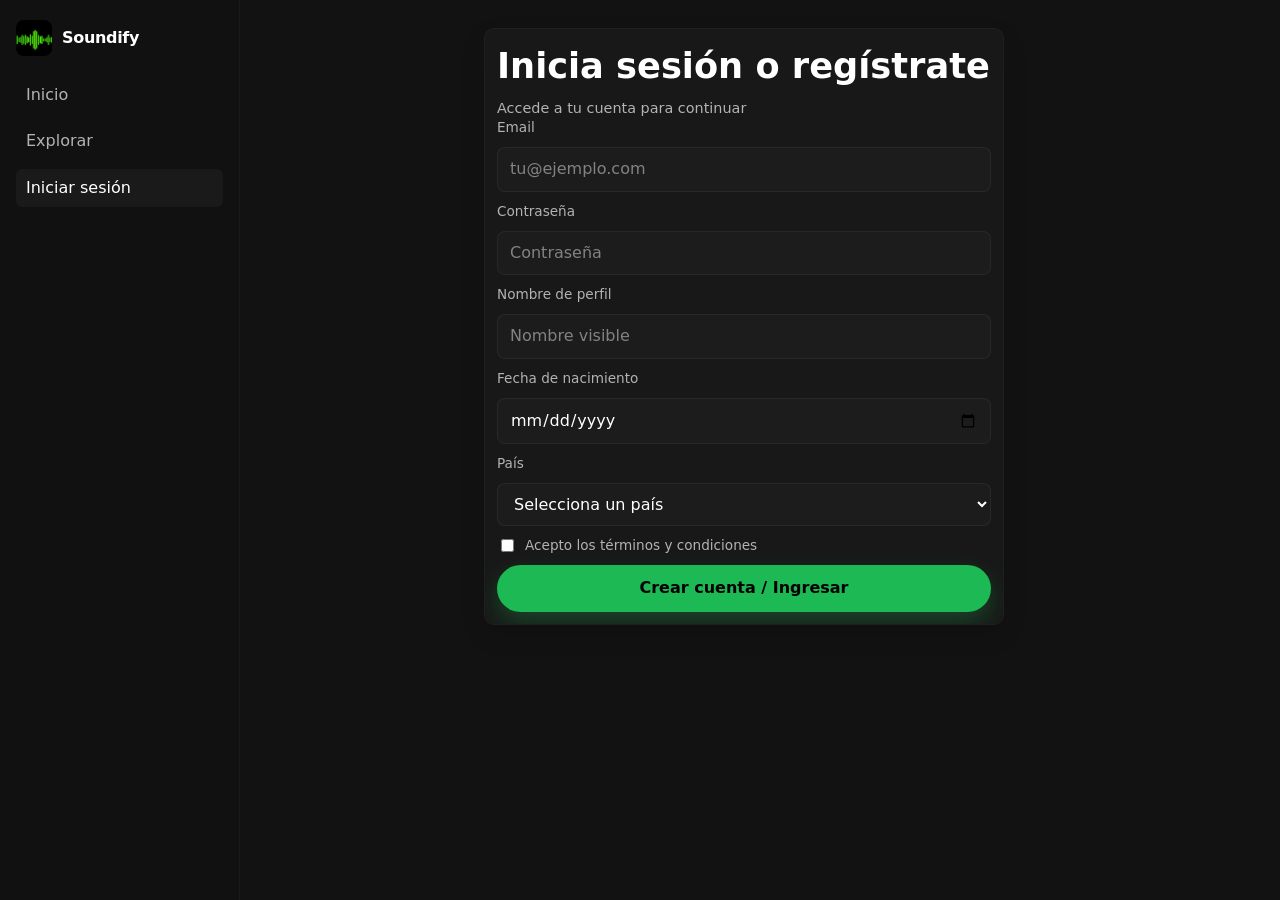
<file: contacto.html>
<!doctype html>
<html lang="es">
 <head>
  <meta charset="utf-8" />
  <meta name="viewport" content="width=device-width, initial-scale=1" />
  <title>Clon Spotify — Iniciar sesión / Registro</title>
  <link rel="stylesheet" href="css/styles.css" />
  <meta
   name="description"
   content="Iniciar sesión o registrarse en Clon Spotify"
  />
 </head>
 <body>
  <nav class="nav">
   <a class="brand" href="./index.html" aria-label="Inicio">
    <img
     src="img/logo.png"
     alt="Soundify logo"
     class="brand-logo"
     width="36"
     height="36"
    />
    <span class="brand-text">Soundify</span>
   </a>
   <ul class="nav-links">
    <li><a href="./index.html">Inicio</a></li>
    <li><a href="./explorar.html">Explorar</a></li>
    <li><a href="./contacto.html" class="active">Iniciar sesión</a></li>
   </ul>
  </nav>

  <main class="container auth">
   <section class="auth-card card">
    <h1>Inicia sesión o regístrate</h1>
    <p class="muted">Accede a tu cuenta para continuar</p>

    <form action="#" method="post" class="auth-form">
     <label for="email">Email</label>
     <input
      id="email"
      name="email"
      type="email"
      required
      placeholder="tu@ejemplo.com"
     />

     <label for="password">Contraseña</label>
     <input
      id="password"
      name="password"
      type="password"
      required
      placeholder="Contraseña"
     />

     <label for="display">Nombre de perfil</label>
     <input
      id="display"
      name="display"
      type="text"
      required
      placeholder="Nombre visible"
     />

     <label for="birth">Fecha de nacimiento</label>
     <input id="birth" name="birth" type="date" required />

     <label for="country">País</label>
     <select id="country" name="country" required>
      <option value="">Selecciona un país</option>
      <option>Argentina</option>
      <option>Chile</option>
      <option>Colombia</option>
      <option>España</option>
      <option>Mexico</option>
     </select>

     <label class="checkbox"
      ><input type="checkbox" required /> Acepto los términos y
      condiciones</label
     >

     <button type="submit" class="btn-primary">Crear cuenta / Ingresar</button>
    </form>
   </section>
  </main>

  <nav class="nav-mobile">
   <a href="./index.html">Inicio</a>
   <a href="./explorar.html">Explorar</a>
   <a href="./contacto.html" class="active">Cuenta</a>
  </nav>
 </body>
</html>
</file>
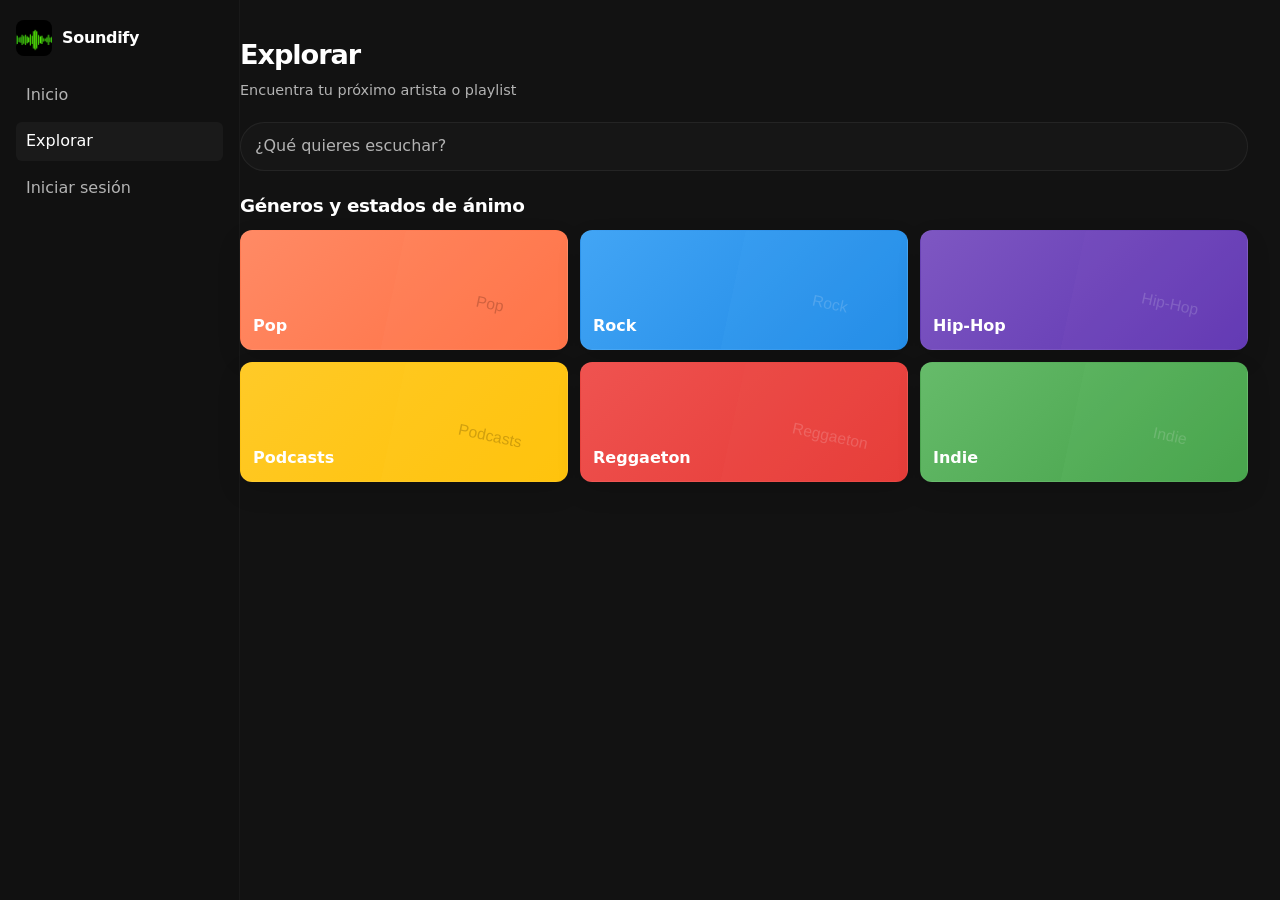
<file: explorar.html>
<!doctype html>
<html lang="es">
 <head>
  <meta charset="utf-8" />
  <meta name="viewport" content="width=device-width, initial-scale=1" />
  <title>Clon Spotify — Explorar</title>
  <link rel="stylesheet" href="css/styles.css" />
  <meta name="description" content="Explorar géneros y buscar música" />
 </head>
 <body>
  <nav class="nav">
   <a class="brand" href="./index.html" aria-label="Inicio">
    <img
     src="img/logo.png"
     alt="Soundify logo"
     class="brand-logo"
     width="36"
     height="36"
    />
    <span class="brand-text">Soundify</span>
   </a>
   <ul class="nav-links">
    <li><a href="./index.html">Inicio</a></li>
    <li><a href="./explorar.html" class="active">Explorar</a></li>
    <li><a href="./contacto.html">Iniciar sesión</a></li>
   </ul>
  </nav>

  <main class="container">
   <header class="hero">
    <h1>Explorar</h1>
    <p class="muted">Encuentra tu próximo artista o playlist</p>
   </header>

   <section class="section search-section">
    <label for="search" class="visually-hidden">Buscar</label>
    <input
     id="search"
     type="search"
     placeholder="¿Qué quieres escuchar?"
     aria-label="Buscar"
    />
   </section>

   <section class="section genres">
    <h2>Géneros y estados de ánimo</h2>
    <div class="grid genres-grid">
     <article
      class="genre card"
      style="background: linear-gradient(135deg, #ff8a65, #ff7043)"
     >
      <img src="img/genre1.svg" alt="Pop" />
      <h3>Pop</h3>
     </article>
     <article
      class="genre card"
      style="background: linear-gradient(135deg, #42a5f5, #1e88e5)"
     >
      <img src="img/genre2.svg" alt="Rock" />
      <h3>Rock</h3>
     </article>
     <article
      class="genre card"
      style="background: linear-gradient(135deg, #7e57c2, #5e35b1)"
     >
      <img src="img/genre3.svg" alt="Hip-Hop" />
      <h3>Hip-Hop</h3>
     </article>
     <article
      class="genre card"
      style="background: linear-gradient(135deg, #ffca28, #ffc107)"
     >
      <img src="img/genre4.svg" alt="Podcasts" />
      <h3>Podcasts</h3>
     </article>
     <article
      class="genre card"
      style="background: linear-gradient(135deg, #ef5350, #e53935)"
     >
      <img src="img/genre5.svg" alt="Reggaeton" />
      <h3>Reggaeton</h3>
     </article>
     <article
      class="genre card"
      style="background: linear-gradient(135deg, #66bb6a, #43a047)"
     >
      <img src="img/genre6.svg" alt="Indie" />
      <h3>Indie</h3>
     </article>
    </div>
   </section>
  </main>

  <nav class="nav-mobile">
   <a href="./index.html">Inicio</a>
   <a href="./explorar.html" class="active">Explorar</a>
   <a href="./contacto.html">Cuenta</a>
  </nav>
 </body>
</html>
</file>
<file: css/styles.css>
/* styles.css - Mobile-first, semántico y responsive para clon de Spotify */
:root {
  --bg: #121212;
  --card: #181818;
  --card-hover: #282828;
  --accent: #1db954;
  --text: #ffffff;
  --muted: #b3b3b3;
  --radius: 12px;
  --gap: 16px;
  --shadow: rgba(0, 0, 0, 0.4);
  font-family: 'Circular', system-ui, -apple-system, BlinkMacSystemFont, 'Segoe UI', sans-serif;
}

* { box-sizing: border-box; }

html, body { height: 100%; }

body {
  margin: 0;
  background: var(--bg);
  color: var(--text);
  font-family: 'Circular', system-ui, -apple-system, BlinkMacSystemFont, 'Segoe UI', sans-serif;
  -webkit-font-smoothing: antialiased;
  -moz-osx-font-smoothing: grayscale;
  line-height: 1.4;
  min-height: 100vh;
}

a {
  color: inherit;
}

button, input, select {
  font: inherit;
}

img {
  max-width: 100%;
  display: block;
}

.container {
  padding: 20px 20px 120px;
}

.nav {
  display: flex;
  align-items: center;
  justify-content: space-between;
  padding: 12px 16px;
  background: transparent;
}

.brand {
  display: flex;
  align-items: center;
  gap: 10px;
  text-decoration: none;
  color: var(--text);
}

.brand-text {
  font-weight: 700;
  letter-spacing: -0.02em;
}

.brand-logo {
  width: 36px;
  height: 36px;
  object-fit: cover;
  border-radius: 8px;
}

.nav-links {
  display: none;
  list-style: none;
  padding: 0;
  margin: 0;
}

.nav-links li a {
  color: var(--muted);
  text-decoration: none;
  padding: 6px 8px;
  border-radius: 6px;
  transition: color 0.2s ease, background 0.2s ease;
}

.nav-links li a:hover,
.nav-links li a.active {
  color: var(--text);
  background: rgba(255, 255, 255, 0.04);
}

.hero { margin-top: 8px; }

.hero h1 {
  margin: 0 0 6px;
  font-size: 1.7rem;
  letter-spacing: -0.04em;
}

.muted {
  color: var(--muted);
  font-size: 0.9rem;
  margin: 0;
}

.section {
  margin-top: 22px;
}

.section h2 {
  margin: 0 0 12px;
  font-size: 1.15rem;
  letter-spacing: -0.02em;
}

.grid {
  display: grid;
  gap: 12px;
}

.albums,
.recs {
  grid-template-columns: repeat(2, minmax(0, 1fr));
}

.card {
  position: relative;
  background: var(--card);
  padding: 12px;
  border-radius: 10px;
  overflow: hidden;
  border: 1px solid rgba(255, 255, 255, 0.03);
  box-shadow: 0 10px 24px rgba(0, 0, 0, 0.12);
  transition: background 0.2s ease, transform 0.2s ease, box-shadow 0.2s ease;
}

.card:hover {
  background: var(--card-hover);
  box-shadow: 0 14px 28px rgba(0, 0, 0, 0.18);
}

.card img {
  width: 100%;
  height: auto;
  display: block;
  border-radius: 8px;
}

.card h3 {
  margin: 8px 0 0;
  font-size: 1rem;
}

.card .muted {
  margin-top: 4px;
}

.album img {
  height: 140px;
  object-fit: cover;
}

.rec {
  display: flex;
  align-items: center;
  gap: 12px;
}

.rec img {
  width: 72px;
  height: 72px;
  object-fit: cover;
  border-radius: 6px;
  flex-shrink: 0;
}

.card-info h3 {
  font-size: 0.95rem;
  margin: 0;
}

.card .play-btn {
  position: absolute;
  left: 50%;
  top: 50%;
  transform: translate(-50%, -50%) scale(0.9);
  background: var(--accent);
  color: #000;
  border: none;
  border-radius: 50%;
  width: 56px;
  height: 56px;
  display: flex;
  align-items: center;
  justify-content: center;
  font-size: 20px;
  opacity: 0;
  cursor: pointer;
  transition: opacity 0.18s ease, transform 0.18s ease, box-shadow 0.18s ease;
  box-shadow: 0 6px 18px rgba(0, 0, 0, 0.45);
}

.card:hover .play-btn,
.card:focus-within .play-btn {
  opacity: 1;
  transform: translate(-50%, -50%) scale(1);
}

.card.playing {
  box-shadow: 0 10px 30px rgba(0, 0, 0, 0.6);
  transform: translateY(-4px);
  border: 1px solid rgba(29, 185, 84, 0.25);
}

.card.playing .play-btn {
  background: #ffffff;
  color: #000;
}

.player {
  position: fixed;
  left: 0;
  right: 0;
  bottom: 56px;
  background: rgba(24, 24, 24, 0.96);
  border-top: 1px solid rgba(255, 255, 255, 0.04);
  display: flex;
  align-items: center;
  justify-content: space-between;
  padding: 8px 12px;
  gap: 12px;
  z-index: 40;
  transition: transform 0.18s ease, box-shadow 0.18s ease;
  box-shadow: 0 -6px 24px rgba(0, 0, 0, 0.2);
}

.player-left {
  display: flex;
  align-items: center;
  gap: 8px;
  min-width: 0;
  flex: 1;
}

.now-cover {
  width: 48px;
  height: 48px;
  object-fit: cover;
  border-radius: 6px;
  transition: transform 0.28s ease, opacity 0.28s ease;
}

.now-title {
  display: block;
  max-width: 140px;
  white-space: nowrap;
  overflow: hidden;
  text-overflow: ellipsis;
}

.now-artist {
  max-width: 140px;
  white-space: nowrap;
  overflow: hidden;
  text-overflow: ellipsis;
}

.player-center {
  display: flex;
  flex-direction: column;
  align-items: center;
  justify-content: center;
  gap: 8px;
  flex: 1.2;
}

.controls {
  display: flex;
  align-items: center;
  gap: 12px;
}

.icon {
  background: transparent;
  border: none;
  color: var(--text);
  font-size: 16px;
  cursor: pointer;
  padding: 6px;
  border-radius: 8px;
  transition: background 0.2s ease, transform 0.2s ease;
}

.icon:hover {
  background: rgba(255, 255, 255, 0.04);
}

.play {
  background: var(--accent);
  color: #000;
  border-radius: 50%;
  width: 36px;
  height: 36px;
  display: inline-flex;
  align-items: center;
  justify-content: center;
  font-size: 14px;
}

.controls .icon.active,
.controls .icon[aria-pressed='true'] {
  background: rgba(29, 185, 84, 0.14);
}

.progress,
.volume {
  width: 100%;
  accent-color: var(--accent);
}

.time-info {
  display: inline-flex;
  align-items: center;
  gap: 8px;
  color: var(--muted);
  font-size: 0.88rem;
}

.player-right {
  display: flex;
  align-items: center;
  justify-content: center;
  flex: 0.2;
}

.nav-mobile {
  position: fixed;
  left: 0;
  right: 0;
  bottom: 0;
  height: 56px;
  display: flex;
  align-items: center;
  justify-content: space-around;
  background: linear-gradient(180deg, rgba(0, 0, 0, 0.4), rgba(0, 0, 0, 0.62));
  backdrop-filter: blur(6px);
  z-index: 50;
}

.nav-mobile a {
  color: var(--muted);
  text-decoration: none;
  font-size: 0.92rem;
}

.nav-mobile a.active {
  color: var(--text);
}

.search-section input[type='search'] {
  width: 100%;
  padding: 12px 14px;
  border-radius: 999px;
  border: 1px solid rgba(255, 255, 255, 0.06);
  background: rgba(255, 255, 255, 0.02);
  color: var(--text);
}

.search-section input[type='search']::placeholder {
  color: var(--muted);
}

.genres-grid {
  grid-template-columns: repeat(2, minmax(0, 1fr));
}

.genre {
  position: relative;
  height: 120px;
  display: flex;
  align-items: flex-end;
  padding: 12px;
  color: #fff;
  border-radius: 12px;
  overflow: hidden;
  min-height: 120px;
}

.genre img {
  position: absolute;
  right: -20px;
  top: -20px;
  width: 60%;
  height: auto;
  opacity: 0.18;
  transform: rotate(12deg);
}

.genre h3 {
  position: relative;
  margin: 0;
  z-index: 1;
}

.auth {
  display: flex;
  align-items: center;
  justify-content: center;
  padding: 24px 12px 100px;
}

.auth-card {
  max-width: 520px;
  width: 100%;
  margin: 0 auto;
}

.auth-card h1 {
  margin: 0 0 8px;
  font-size: clamp(1.6rem, 3vw, 2.2rem);
}

.auth-form {
  display: grid;
  gap: 10px;
}

.auth-form label {
  font-size: 0.85rem;
  color: var(--muted);
}

.auth-form input,
.auth-form select {
  width: 100%;
  padding: 10px 12px;
  border-radius: 8px;
  border: 1px solid rgba(255, 255, 255, 0.05);
  background: rgba(255, 255, 255, 0.02);
  color: var(--text);
}

.auth-form input::placeholder {
  color: rgba(255, 255, 255, 0.45);
}

.checkbox {
  display: flex;
  align-items: center;
  gap: 8px;
  color: var(--muted);
}

.checkbox input {
  width: auto;
}

.btn-primary {
  background: var(--accent);
  color: #000;
  padding: 12px 16px;
  border: none;
  border-radius: 999px;
  font-weight: 700;
  cursor: pointer;
  box-shadow: 0 10px 24px rgba(29, 185, 84, 0.28);
  transition: transform 0.15s ease, filter 0.15s ease;
}

.btn-primary:hover {
  filter: brightness(1.05);
  transform: translateY(-1px);
}

.visually-hidden {
  position: absolute !important;
  width: 1px;
  height: 1px;
  padding: 0;
  margin: -1px;
  overflow: hidden;
  clip: rect(0, 0, 0, 0);
  white-space: nowrap;
  border: 0;
}

a:focus,
button:focus,
input:focus,
select:focus {
  outline: 2px solid rgba(29, 185, 84, 0.3);
  outline-offset: 2px;
}

@media (min-width: 768px) {
  .container {
    padding: 28px 32px 120px 240px;
  }

  .nav {
    position: fixed;
    left: 0;
    top: 0;
    bottom: 0;
    width: 240px;
    flex-direction: column;
    align-items: flex-start;
    justify-content: flex-start;
    padding: 20px 16px;
    background: rgba(18, 18, 18, 0.9);
    border-right: 1px solid rgba(255, 255, 255, 0.03);
  }

  .brand {
    margin-bottom: 20px;
  }

  .nav-links {
    display: block;
    width: 100%;
  }

  .nav-links li {
    margin-bottom: 8px;
  }

  .nav-links li a {
    display: block;
    padding: 8px 10px;
  }

  .albums,
  .recs {
    grid-template-columns: repeat(4, minmax(0, 1fr));
  }

  .genres-grid {
    grid-template-columns: repeat(3, minmax(0, 1fr));
  }

  .player {
    left: 240px;
    right: 32px;
    bottom: 24px;
    border-radius: 12px;
  }

  .nav-mobile {
    display: none;
  }
}

@media (min-width: 1200px) {
  .albums,
  .recs {
    grid-template-columns: repeat(5, minmax(0, 1fr));
  }
}
</file>
